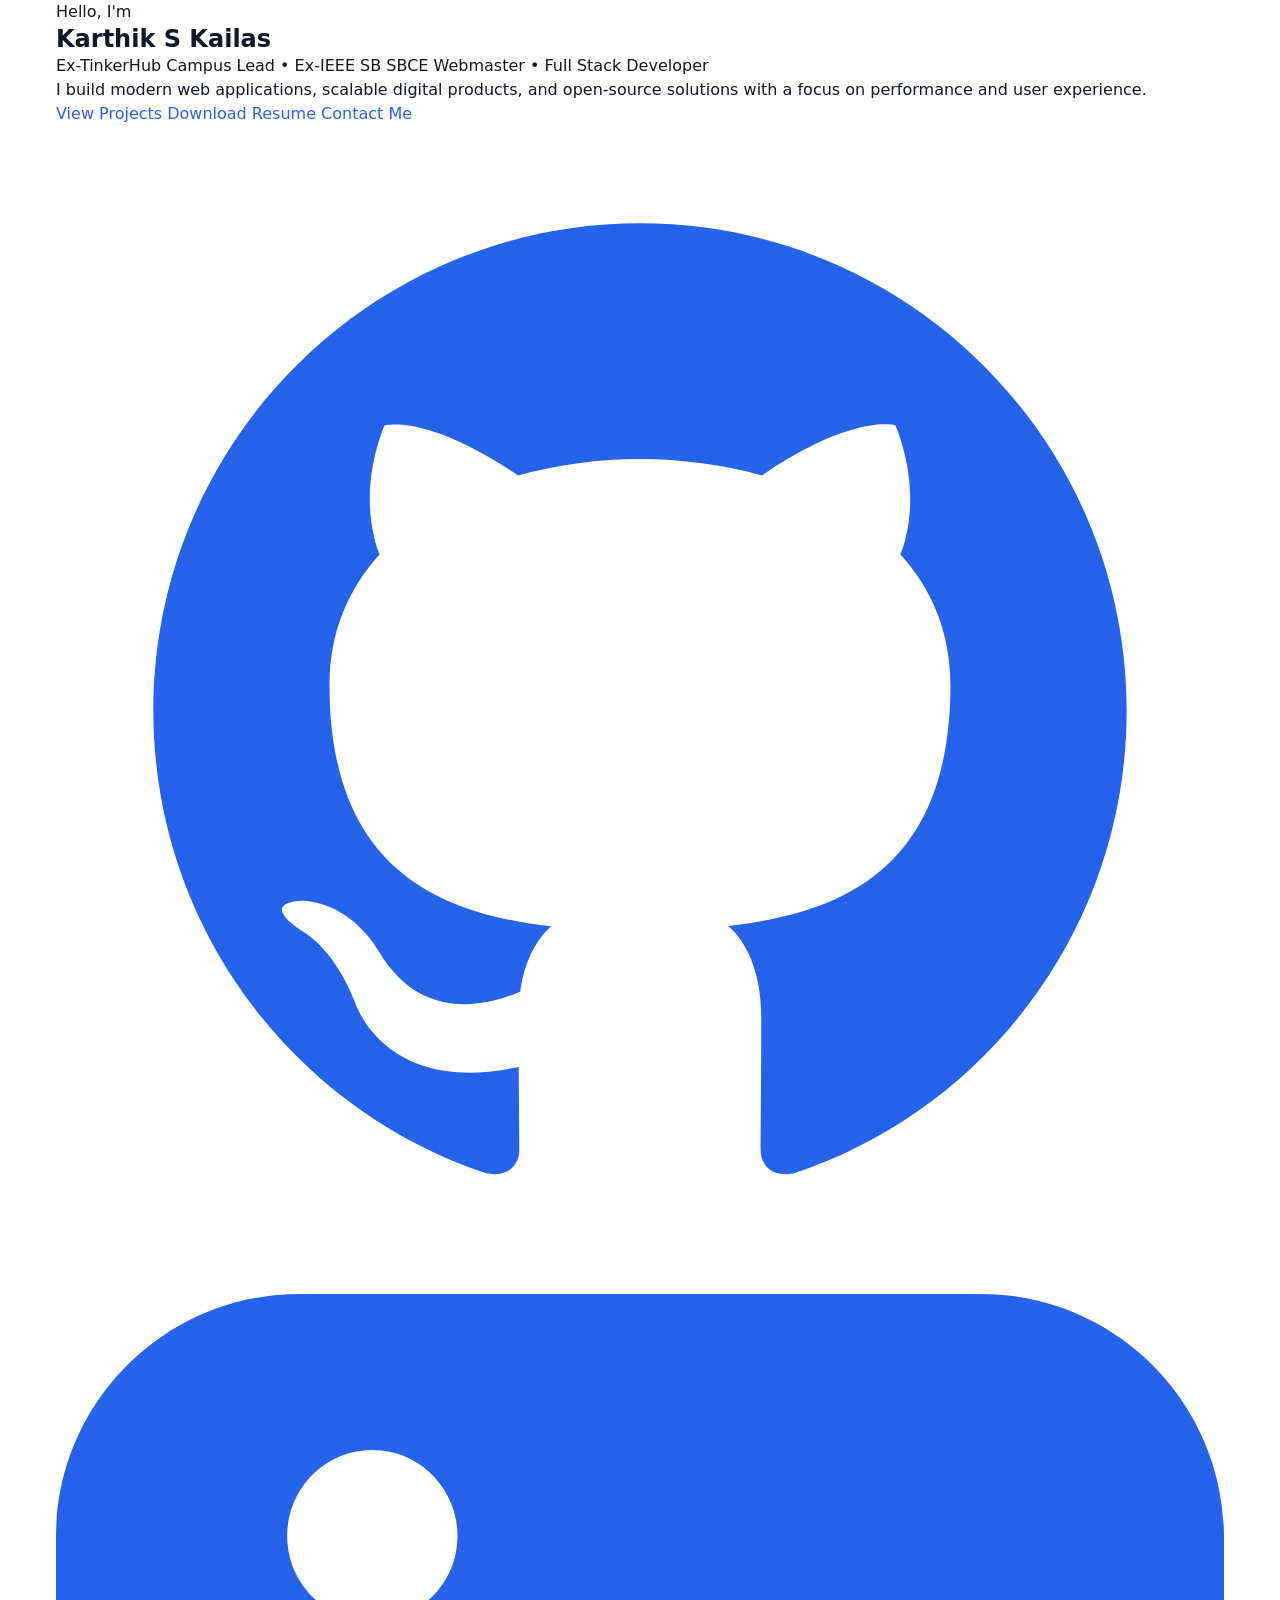
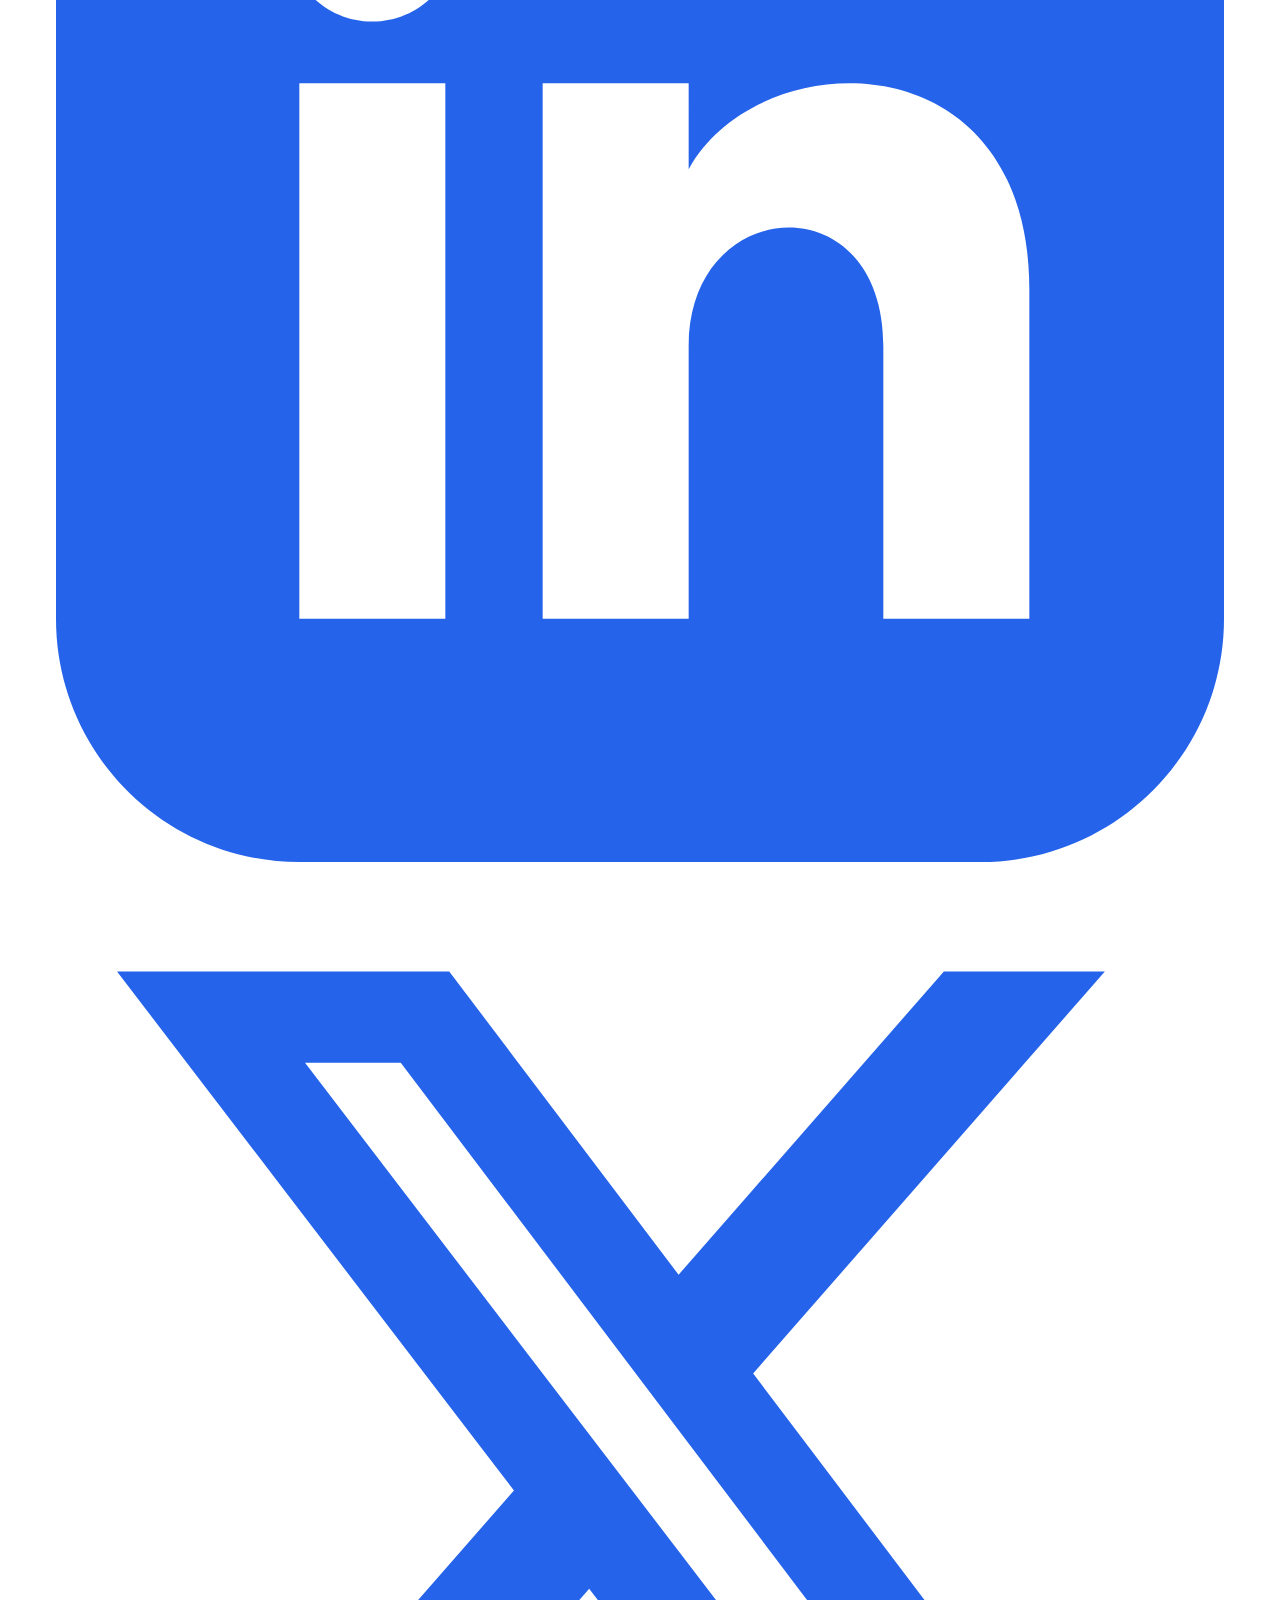
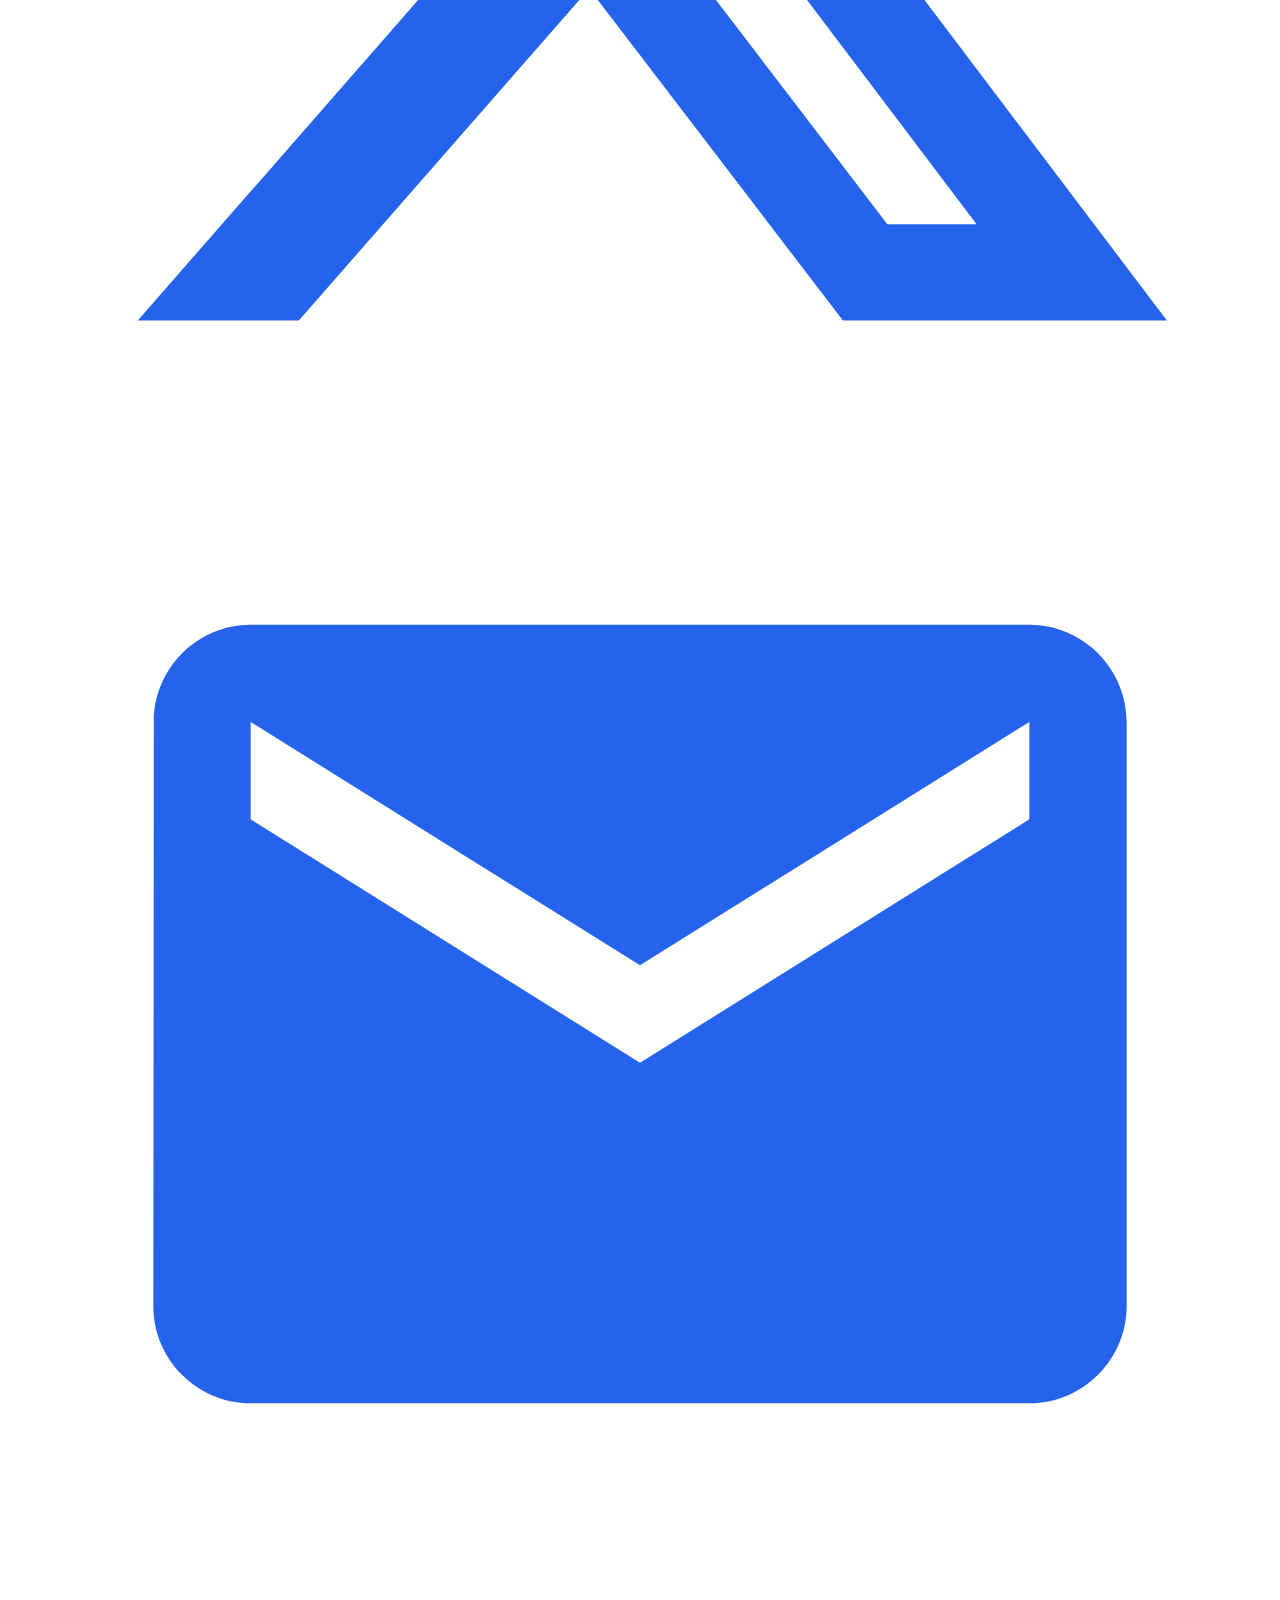
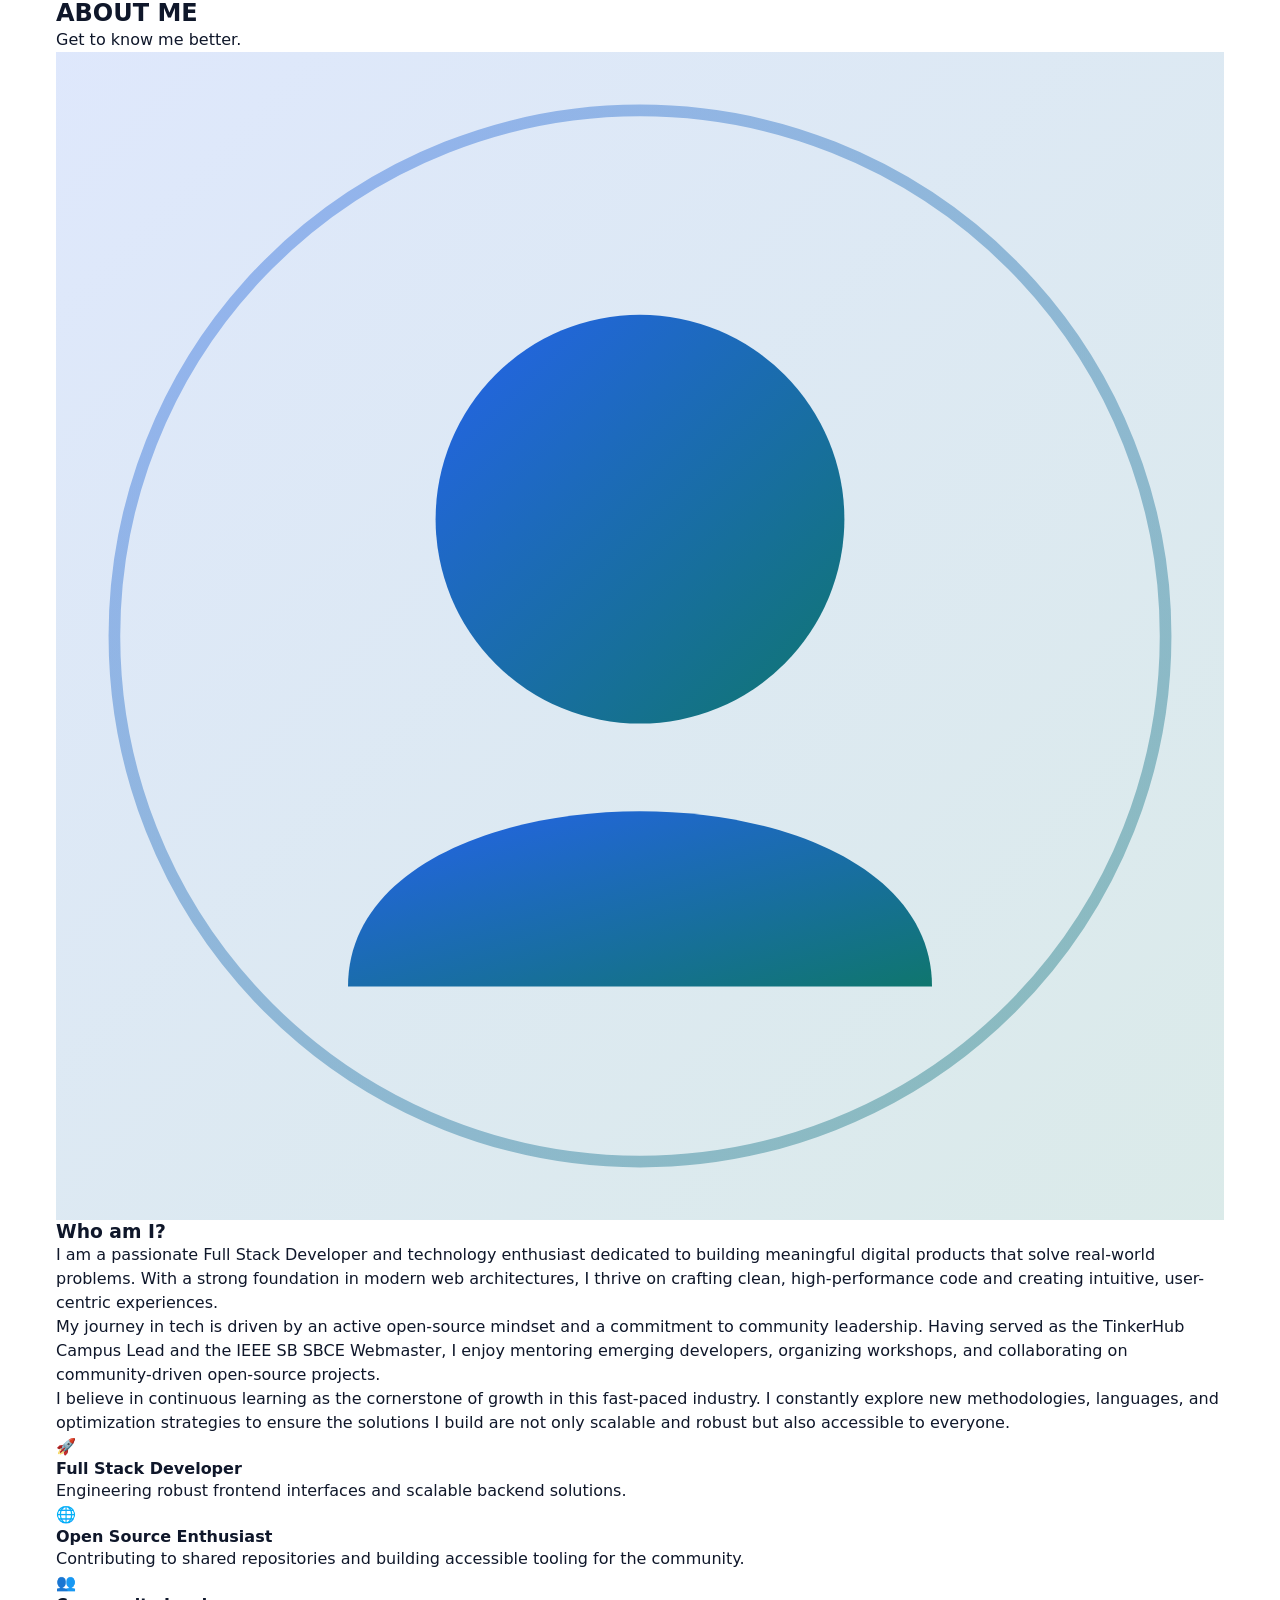
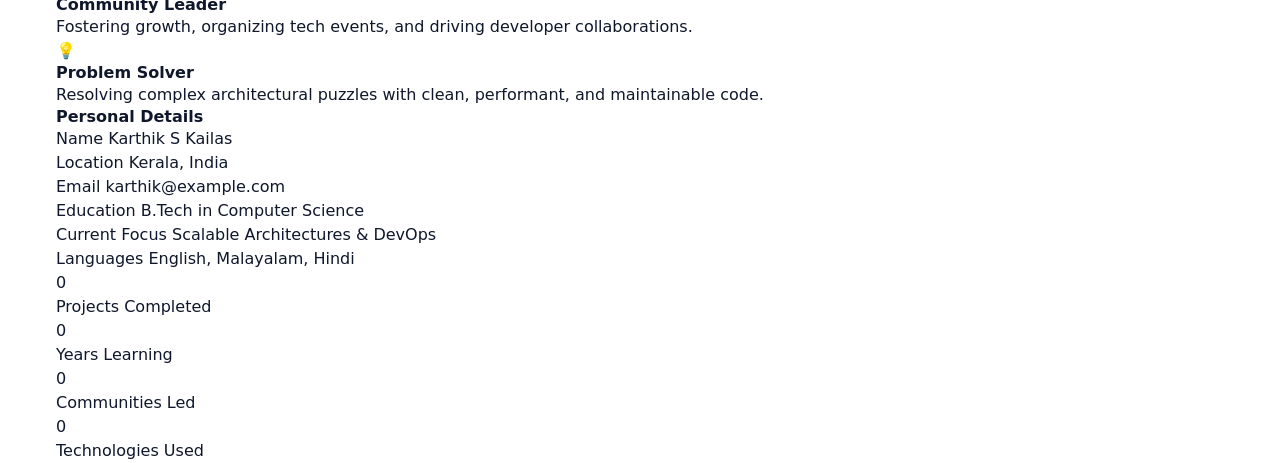
<file: index.html>
<!DOCTYPE html>
<html lang="en">
<head>
    <meta charset="UTF-8">
    <meta name="viewport" content="width=device-width, initial-scale=1.0">
    <title>Karthik S Kailas | Full Stack Developer</title>
    <meta name="description" content="Welcome to the professional portfolio of Karthik S Kailas, featuring modern web developments, digital products, and open-source contributions.">
    
    <!-- Favicon Placeholder -->
    <link rel="icon" type="image/x-icon" href="assets/logos/favicon.ico">
    
    <!-- Stylesheets -->
    <link rel="stylesheet" href="css/style.css">
    
    <!-- JavaScript Entry Point -->
    <script type="module" src="js/main.js" defer></script>
</head>
<body>
    <!-- Hi, I am Madhav -->

    <!-- Global Header -->
    <header>
        <!-- Navigation will be dynamically injected or defined here in future phases -->
    </header>

    <!-- Main Content Area -->
    <main>
        
        <!-- Hero Section -->
        <section class="hero" id="hero" aria-label="Introduction">
            <!-- Ambient Background Effects -->
            <div class="hero-bg" aria-hidden="true">
                <div class="glow-circle glow-circle-1"></div>
                <div class="glow-circle glow-circle-2"></div>
                <div class="grid-overlay"></div>
            </div>

            <!-- Hero Centered Container -->
            <div class="hero-content container">
                
                <!-- Greeting -->
                <p class="hero-greeting anim-reveal" style="--anim-delay: 0.15s;">
                    Hello, I'm
                </p>

                <!-- Large Name with radial glow backdrop -->
                <h1 class="hero-name anim-reveal" style="--anim-delay: 0.35s;">
                    <span class="glow-text">Karthik S Kailas</span>
                </h1>

                <!-- Tagline -->
                <p class="hero-tagline anim-reveal" style="--anim-delay: 0.55s;">
                    Ex-TinkerHub Campus Lead <span class="bullet">•</span> Ex-IEEE SB SBCE Webmaster <span class="bullet">•</span> Full Stack Developer
                </p>

                <!-- Short Introduction (Dynamic typing container) -->
                <p class="hero-intro anim-reveal" id="hero-intro" style="--anim-delay: 0.75s;" aria-live="polite">
                    <!-- Javascript will execute typing animation here -->
                    <span class="sr-only">I build modern web applications, scalable digital products, and open-source solutions with a focus on performance and user experience.</span>
                </p>

                <!-- CTA Action Buttons -->
                <div class="hero-actions anim-reveal" style="--anim-delay: 0.95s;">
                    <a href="projects.html" class="btn btn-primary">View Projects</a>
                    <a href="assets/pdf/resume.pdf" class="btn btn-secondary" download>Download Resume</a>
                    <a href="contact.html" class="btn btn-outline">Contact Me</a>
                </div>

                <!-- Social Links -->
                <div class="hero-socials anim-reveal" style="--anim-delay: 1.15s;">
                    <a href="https://github.com" target="_blank" rel="noopener noreferrer" aria-label="GitHub Profile" class="social-link">
                        <svg viewBox="0 0 24 24" fill="currentColor">
                            <path d="M12 2C6.477 2 2 6.484 2 12.017c0 4.425 2.865 8.18 6.839 9.504.5.092.682-.217.682-.483 0-.237-.008-.868-.013-1.703-2.782.605-3.369-1.343-3.369-1.343-.454-1.158-1.11-1.466-1.11-1.466-.908-.62.069-.608.069-.608 1.003.07 1.531 1.032 1.531 1.032.892 1.53 2.341 1.088 2.91.832.092-.647.35-1.088.636-1.338-2.22-.253-4.555-1.113-4.555-4.951 0-1.093.39-1.988 1.029-2.688-.103-.253-.446-1.272.098-2.65 0 0 .84-.27 2.75 1.026A9.564 9.564 0 0112 6.844c.85.004 1.705.115 2.504.337 1.909-1.296 2.747-1.027 2.747-1.027.546 1.379.202 2.398.1 2.651.64.7 1.028 1.595 1.028 2.688 0 3.848-2.339 4.695-4.566 4.943.359.309.678.92.678 1.855 0 1.338-.012 2.419-.012 2.747 0 .268.18.58.688.482C19.138 20.197 22 16.44 22 12.017 22 6.484 17.522 2 12 2z"/>
                        </svg>
                    </a>
                    <a href="https://linkedin.com" target="_blank" rel="noopener noreferrer" aria-label="LinkedIn Profile" class="social-link">
                        <svg viewBox="0 0 24 24" fill="currentColor">
                            <path d="M19 0h-14c-2.761 0-5 2.239-5 5v14c0 2.761 2.239 5 5 5h14c2.762 0 5-2.239 5-5v-14c0-2.761-2.238-5-5-5zm-11 19h-3v-11h3v11zm-1.5-12.268c-.966 0-1.75-.79-1.75-1.764s.784-1.764 1.75-1.764 1.75.79 1.75 1.764-.783 1.764-1.75 1.764zm13.5 12.268h-3v-5.604c0-3.368-4-3.113-4 0v5.604h-3v-11h3v1.765c1.396-2.586 7-2.777 7 2.476v6.759z"/>
                        </svg>
                    </a>
                    <a href="https://twitter.com" target="_blank" rel="noopener noreferrer" aria-label="Twitter Profile" class="social-link">
                        <svg viewBox="0 0 24 24" fill="currentColor">
                            <path d="M18.244 2.25h3.308l-7.227 8.26 8.502 11.24H16.17l-5.214-6.817L4.99 21.75H1.68l7.73-8.835L1.254 2.25H8.08l4.713 6.231zm-1.161 17.52h1.833L7.084 4.126H5.117z"/>
                        </svg>
                    </a>
                    <a href="mailto:karthik@example.com" aria-label="Email Contact" class="social-link">
                        <svg viewBox="0 0 24 24" fill="currentColor">
                            <path d="M20 4H4c-1.1 0-1.99.9-1.99 2L2 18c0 1.1.9 2 2 2h16c1.1 0 2-.9 2-2V6c0-1.1-.9-2-2-2zm0 4l-8 5-8-5V6l8 5 8-5v2z"/>
                        </svg>
                    </a>
                </div>

                <!-- Scroll Down Indicator -->
                <div class="hero-scroll anim-reveal" style="--anim-delay: 1.35s;">
                    <a href="#about" aria-label="Scroll down to About section">
                        <div class="mouse-icon">
                            <div class="wheel"></div>
                        </div>
                    </a>
                </div>

            </div>
        </section>

        <!-- About Me Section -->
        <section class="about" id="about" aria-label="About Me">
            <!-- Background Decorative Glows -->
            <div class="about-bg" aria-hidden="true">
                <div class="about-glow"></div>
            </div>

            <div class="container">
                <!-- Section Header -->
                <div class="section-header reveal-on-scroll">
                    <h2 class="section-title">ABOUT ME</h2>
                    <p class="section-subtitle">Get to know me better.</p>
                </div>

                <!-- Two-column grid -->
                <div class="about-grid">
                    
                    <!-- Left Column: Profile Photo & Frame -->
                    <div class="about-left reveal-on-scroll">
                        <div class="image-wrapper">
                            <!-- SVG Placeholder for premium avatar / profile image -->
                            <div class="profile-image-placeholder">
                                <svg viewBox="0 0 200 200" xmlns="http://www.w3.org/2000/svg">
                                    <defs>
                                        <linearGradient id="avatar-grad" x1="0%" y1="0%" x2="100%" y2="100%">
                                            <stop offset="0%" stop-color="var(--color-primary)" />
                                            <stop offset="100%" stop-color="var(--color-secondary)" />
                                        </linearGradient>
                                    </defs>
                                    <rect width="100%" height="100%" fill="url(#avatar-grad)" opacity="0.15" />
                                    <!-- Stylized Avatar Outline -->
                                    <circle cx="100" cy="80" r="35" fill="url(#avatar-grad)" />
                                    <path d="M50 160 C50 120, 150 120, 150 160" fill="url(#avatar-grad)" />
                                    <circle cx="100" cy="100" r="90" stroke="url(#avatar-grad)" stroke-width="2" fill="none" opacity="0.4" />
                                </svg>
                            </div>
                            <div class="image-decoration-frame"></div>
                        </div>
                    </div>

                    <!-- Right Column: Biography, Highlights, Personal Details, Stats -->
                    <div class="about-right">
                        
                        <!-- Heading & Biography -->
                        <div class="about-bio-block reveal-on-scroll">
                            <h3 class="about-heading">Who am I?</h3>
                            <div class="about-bio-text">
                                <p>I am a passionate Full Stack Developer and technology enthusiast dedicated to building meaningful digital products that solve real-world problems. With a strong foundation in modern web architectures, I thrive on crafting clean, high-performance code and creating intuitive, user-centric experiences.</p>
                                <p>My journey in tech is driven by an active open-source mindset and a commitment to community leadership. Having served as the TinkerHub Campus Lead and the IEEE SB SBCE Webmaster, I enjoy mentoring emerging developers, organizing workshops, and collaborating on community-driven open-source projects.</p>
                                <p>I believe in continuous learning as the cornerstone of growth in this fast-paced industry. I constantly explore new methodologies, languages, and optimization strategies to ensure the solutions I build are not only scalable and robust but also accessible to everyone.</p>
                            </div>
                        </div>

                        <!-- Highlights / Information Cards -->
                        <div class="about-highlights-grid">
                            
                            <!-- Card 1 -->
                            <div class="highlight-card reveal-on-scroll delay-1">
                                <div class="highlight-icon">🚀</div>
                                <h4 class="highlight-title">Full Stack Developer</h4>
                                <p class="highlight-desc">Engineering robust frontend interfaces and scalable backend solutions.</p>
                            </div>

                            <!-- Card 2 -->
                            <div class="highlight-card reveal-on-scroll delay-2">
                                <div class="highlight-icon">🌐</div>
                                <h4 class="highlight-title">Open Source Enthusiast</h4>
                                <p class="highlight-desc">Contributing to shared repositories and building accessible tooling for the community.</p>
                            </div>

                            <!-- Card 3 -->
                            <div class="highlight-card reveal-on-scroll delay-3">
                                <div class="highlight-icon">👥</div>
                                <h4 class="highlight-title">Community Leader</h4>
                                <p class="highlight-desc">Fostering growth, organizing tech events, and driving developer collaborations.</p>
                            </div>

                            <!-- Card 4 -->
                            <div class="highlight-card reveal-on-scroll delay-4">
                                <div class="highlight-icon">💡</div>
                                <h4 class="highlight-title">Problem Solver</h4>
                                <p class="highlight-desc">Resolving complex architectural puzzles with clean, performant, and maintainable code.</p>
                            </div>

                        </div>

                        <!-- Personal Details Grid -->
                        <div class="about-details-block reveal-on-scroll">
                            <h4 class="details-section-title">Personal Details</h4>
                            <div class="details-grid">
                                <div class="detail-item">
                                    <span class="detail-label">Name</span>
                                    <span class="detail-value">Karthik S Kailas</span>
                                </div>
                                <div class="detail-item">
                                    <span class="detail-label">Location</span>
                                    <span class="detail-value">Kerala, India</span>
                                </div>
                                <div class="detail-item">
                                    <span class="detail-label">Email</span>
                                    <span class="detail-value">karthik@example.com</span>
                                </div>
                                <div class="detail-item">
                                    <span class="detail-label">Education</span>
                                    <span class="detail-value">B.Tech in Computer Science</span>
                                </div>
                                <div class="detail-item">
                                    <span class="detail-label">Current Focus</span>
                                    <span class="detail-value">Scalable Architectures & DevOps</span>
                                </div>
                                <div class="detail-item">
                                    <span class="detail-label">Languages</span>
                                    <span class="detail-value">English, Malayalam, Hindi</span>
                                </div>
                            </div>
                        </div>

                        <!-- Statistics Counter Blocks -->
                        <div class="about-stats-grid">
                            
                            <div class="stat-card reveal-on-scroll delay-1">
                                <div class="stat-number" data-target="45" data-suffix="+">0</div>
                                <div class="stat-label">Projects Completed</div>
                            </div>

                            <div class="stat-card reveal-on-scroll delay-2">
                                <div class="stat-number" data-target="5" data-suffix="+">0</div>
                                <div class="stat-label">Years Learning</div>
                            </div>

                            <div class="stat-card reveal-on-scroll delay-3">
                                <div class="stat-number" data-target="3" data-suffix="">0</div>
                                <div class="stat-label">Communities Led</div>
                            </div>

                            <div class="stat-card reveal-on-scroll delay-4">
                                <div class="stat-number" data-target="18" data-suffix="+">0</div>
                                <div class="stat-label">Technologies Used</div>
                            </div>

                        </div>

                    </div> <!-- End about-right -->

                </div> <!-- End about-grid -->

            </div> <!-- End container -->
        </section>

    </main>

    <!-- Global Footer -->
    <footer>
        <!-- Footer links and copyright information will be defined here in future phases -->
    </footer>

</body>
</html>
</file>
<file: css/style.css>
/* ==========================================================================
   STYLE.CSS
   Global stylesheet. Imports individual stylesheets and defines base resets.
   ========================================================================== */

/* 1. Import Sub-modules in Correct Order */
@import url("variables.css");
@import url("utilities.css");
@import url("animations.css");
@import url("responsive.css");

/* 2. CSS Reset */
*,
*::before,
*::after {
    box-sizing: border-box;
    margin: 0;
    padding: 0;
}

html {
    height: 100%;
    scroll-behavior: smooth;
    -webkit-text-size-adjust: 100%;
}

/* 3. Body Styling */
body {
    min-height: 100vh;
    background-color: var(--color-background);
    color: var(--color-text);
    line-height: 1.5;
    text-rendering: optimizeLegibility;
    -webkit-font-smoothing: antialiased;
    -moz-osx-font-smoothing: grayscale;
}

/* 4. Default Typography */
body,
button,
input,
select,
textarea {
    font-family: var(--font-primary);
    font-size: var(--font-size-base);
    font-weight: var(--font-weight-regular);
}

h1, h2, h3, h4, h5, h6 {
    font-weight: var(--font-weight-bold);
    line-height: 1.25;
}

/* 5. Anchor Defaults */
a {
    color: var(--color-primary);
    text-decoration: none;
    transition: color var(--transition-fast);
}

a:hover {
    color: var(--color-primary-hover);
}

/* 6. Image Defaults */
img,
picture,
svg,
video {
    display: block;
    max-width: 100%;
    height: auto;
}

/* 7. Selection Color */
::selection {
    background-color: var(--color-primary);
    color: var(--color-white);
}
</file>
